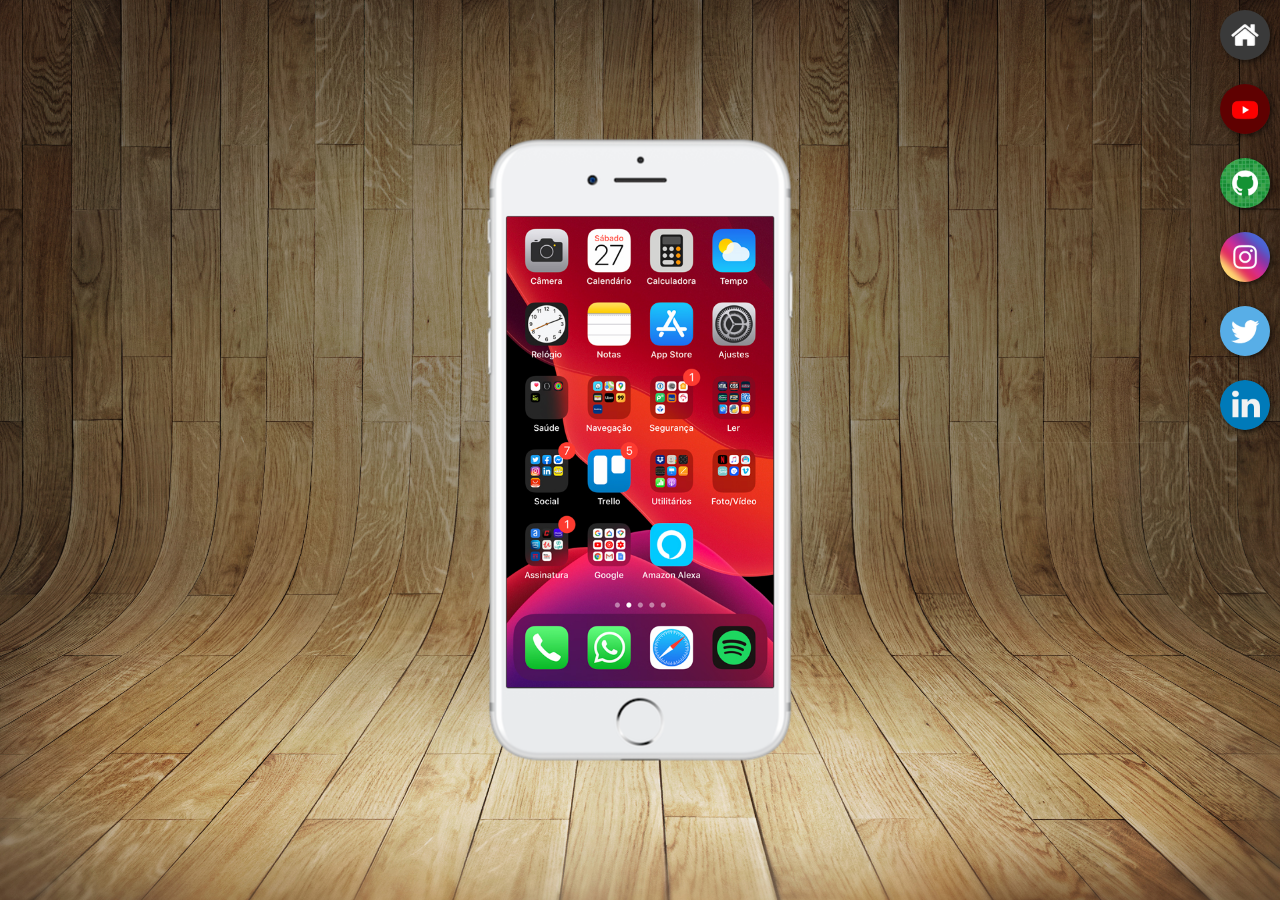
<file: index.html>
<!DOCTYPE html>
<html lang="pt-br">
<head>
    <meta charset="UTF-8">
    <meta http-equiv="X-UA-Compatible" content="IE=edge">
    <meta name="viewport" content="width=device-width, initial-scale=1.0">
    <link rel="shortcut icon" href="favicon.ico" type="image/x-icon">
    <link rel="stylesheet" href="estilos/style.css">
    <title>Projeto Redes Sociais</title>
</head>
<body>
    <main>
        <section id="telefone">
            <iframe src="home.html" name="tela" id="tela" frameborder="0">
                Seu navegador não é compatível com isso!
            </iframe>
        </section>
        <section id="redes-sociais">
            <a href="home.html" target="tela"><img src="imagens/logo-home.jpg" alt="Home"></a><br>
            <a href="youtube.html" target="tela"><img src="imagens/logo-youtube.jpg" alt="YouTube"></a><br>
            <a href="github.html" target="tela"><img src="imagens/logo-github.jpg" alt="GitHub"></a><br>
            <a href="instagram.html" target="tela"><img src="imagens/logo-instagram.jpg" alt="Instagram"></a><br>
            <a href="twitter.html" target="tela"><img src="imagens/logo-twitter.jpg" alt="Twitter"></a><br>
            <a href="linkedin.html" target="tela"><img src="imagens/logo-linkedin.png" alt="Linkedin"></a><br>
        </section>
    </main>
</body>
</html>
</file>
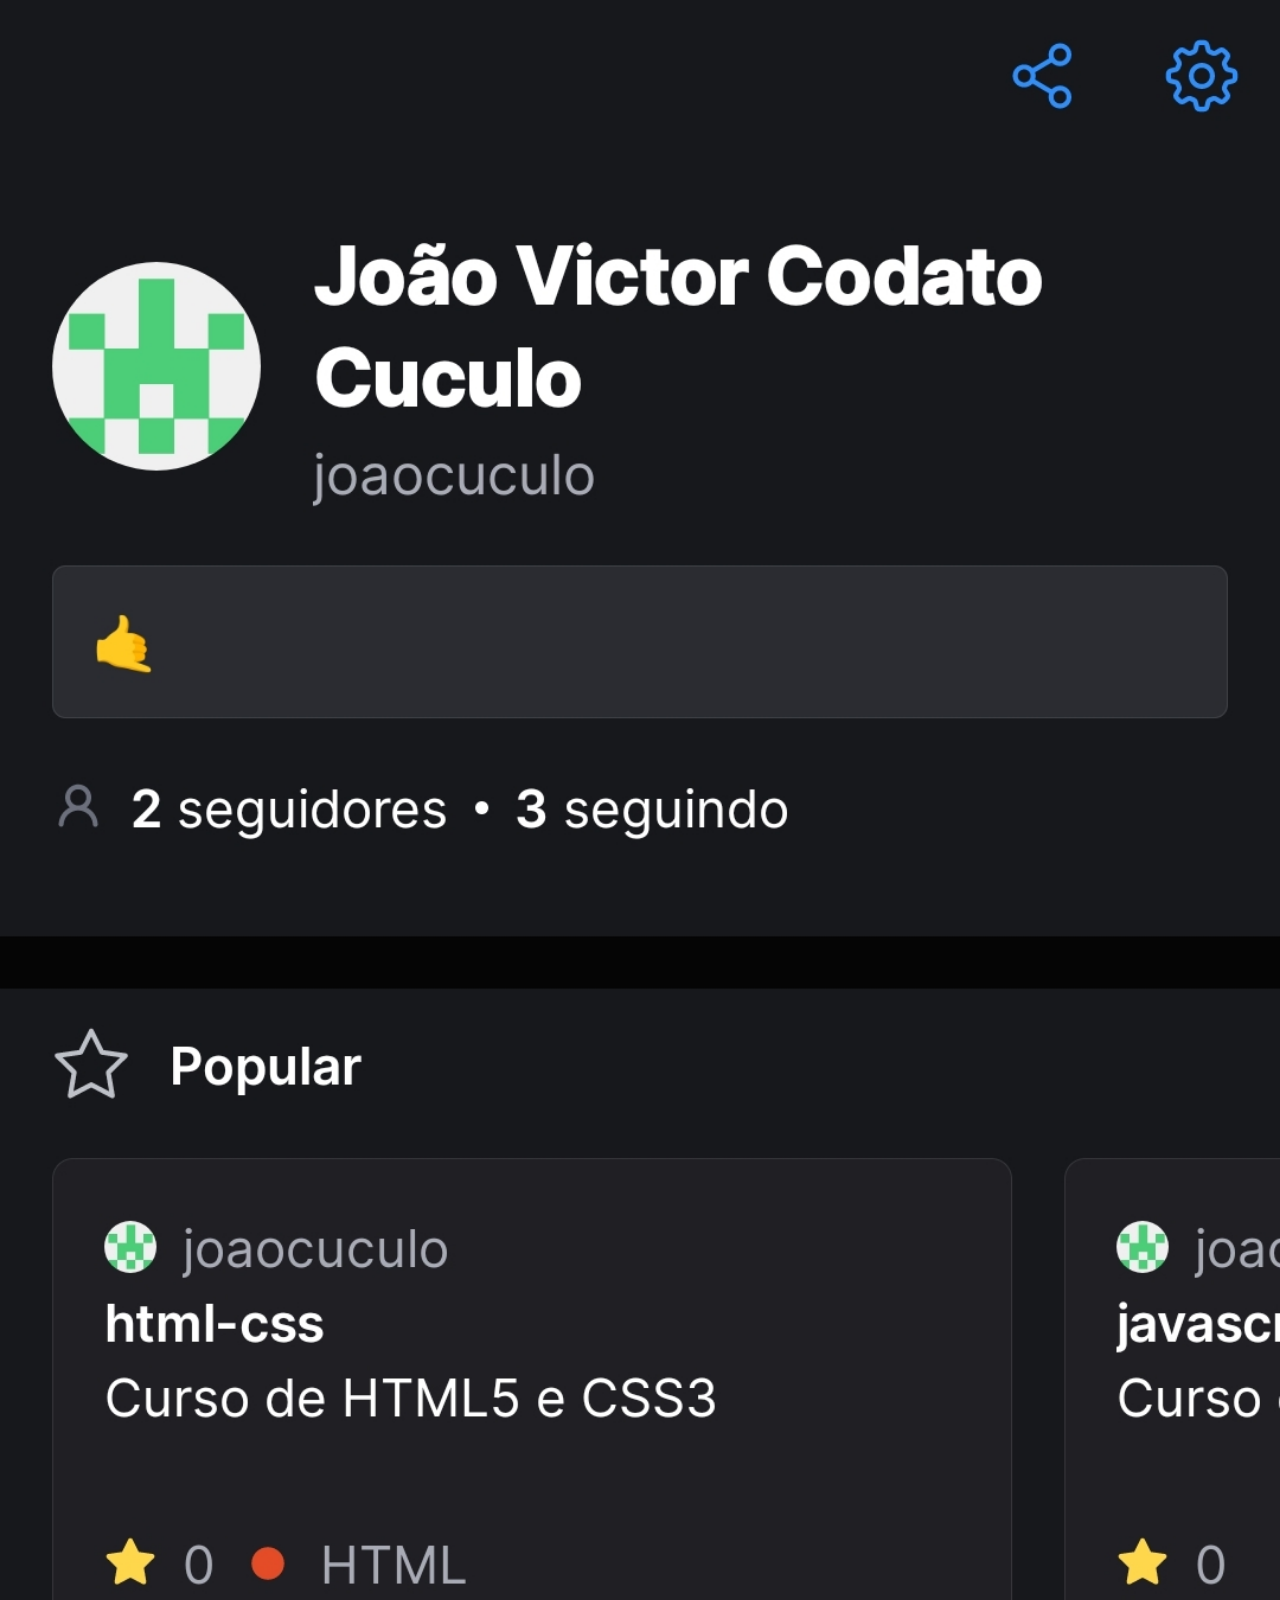
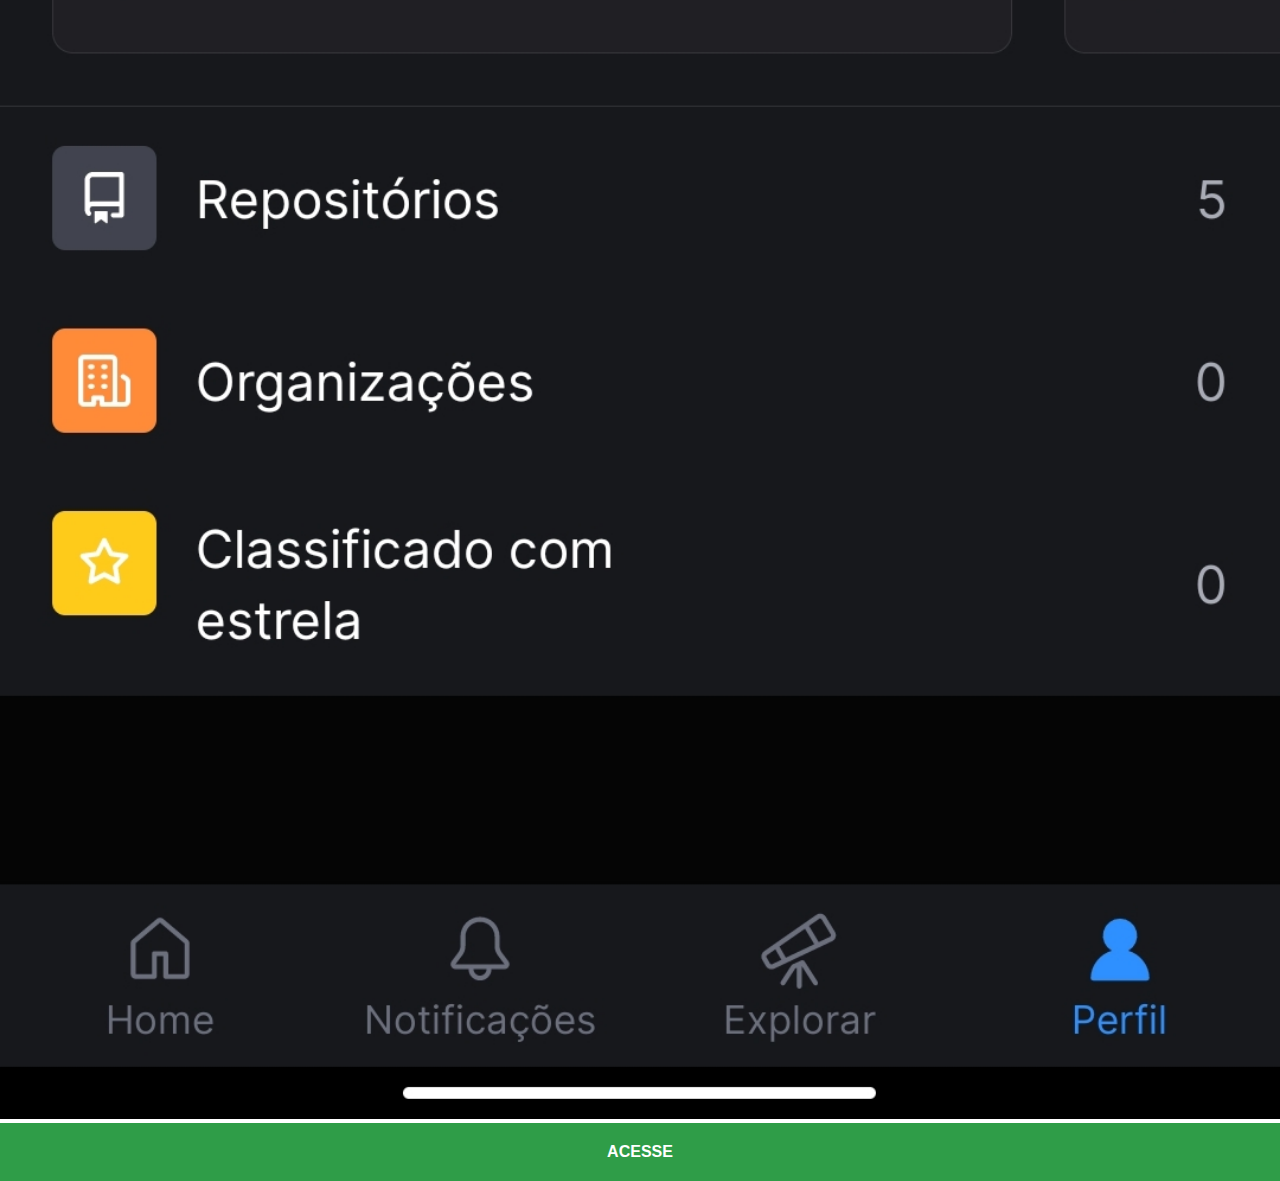
<file: github.html>
<!DOCTYPE html>
<html lang="pt-br">
<head>
    <meta charset="UTF-8">
    <meta http-equiv="X-UA-Compatible" content="IE=edge">
    <meta name="viewport" content="width=device-width, initial-scale=1.0">
    <title>GitHub</title>
    <link rel="stylesheet" href="estilos/social.css">
</head>
<body>
    <img src="imagens/tela-github.jpg" alt="GitHub">
    <a href="https://github.com/joaocuculo" target="_blank" id="github">ACESSE</a>
</body>
</html>
</file>
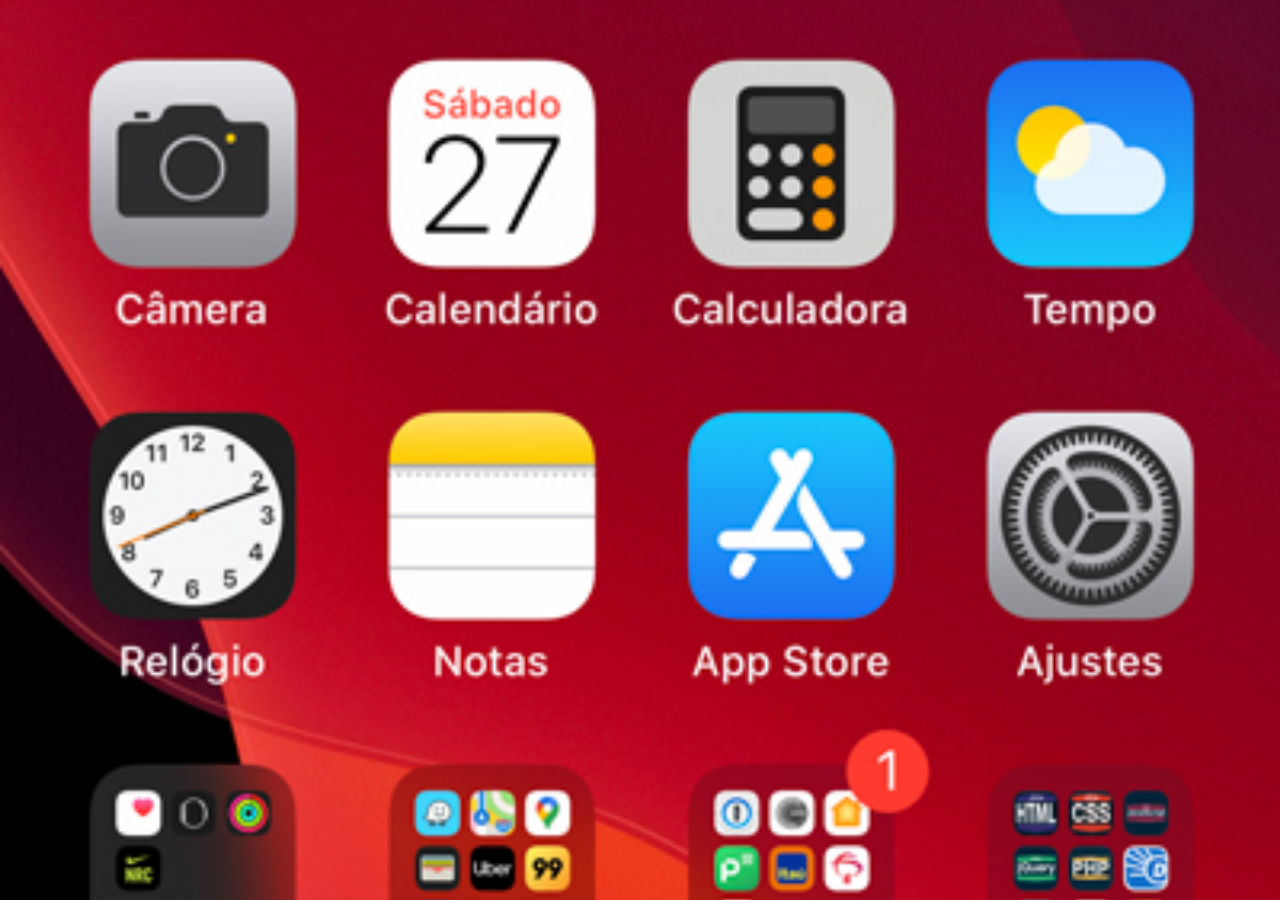
<file: home.html>
<!DOCTYPE html>
<html lang="pt-br">
<head>
    <meta charset="UTF-8">
    <meta http-equiv="X-UA-Compatible" content="IE=edge">
    <meta name="viewport" content="width=device-width, initial-scale=1.0">
    <title>Home</title>
</head>
<style>
    * {
        margin: 0;
        padding: 0;
    }
    
    body {
        height: 100vh;
        width: 100vw;
        background: black url('imagens/tela-home.jpg') no-repeat top center;
        background-size: cover;
    }
</style>
<body>
    
</body>
</html>
</file>
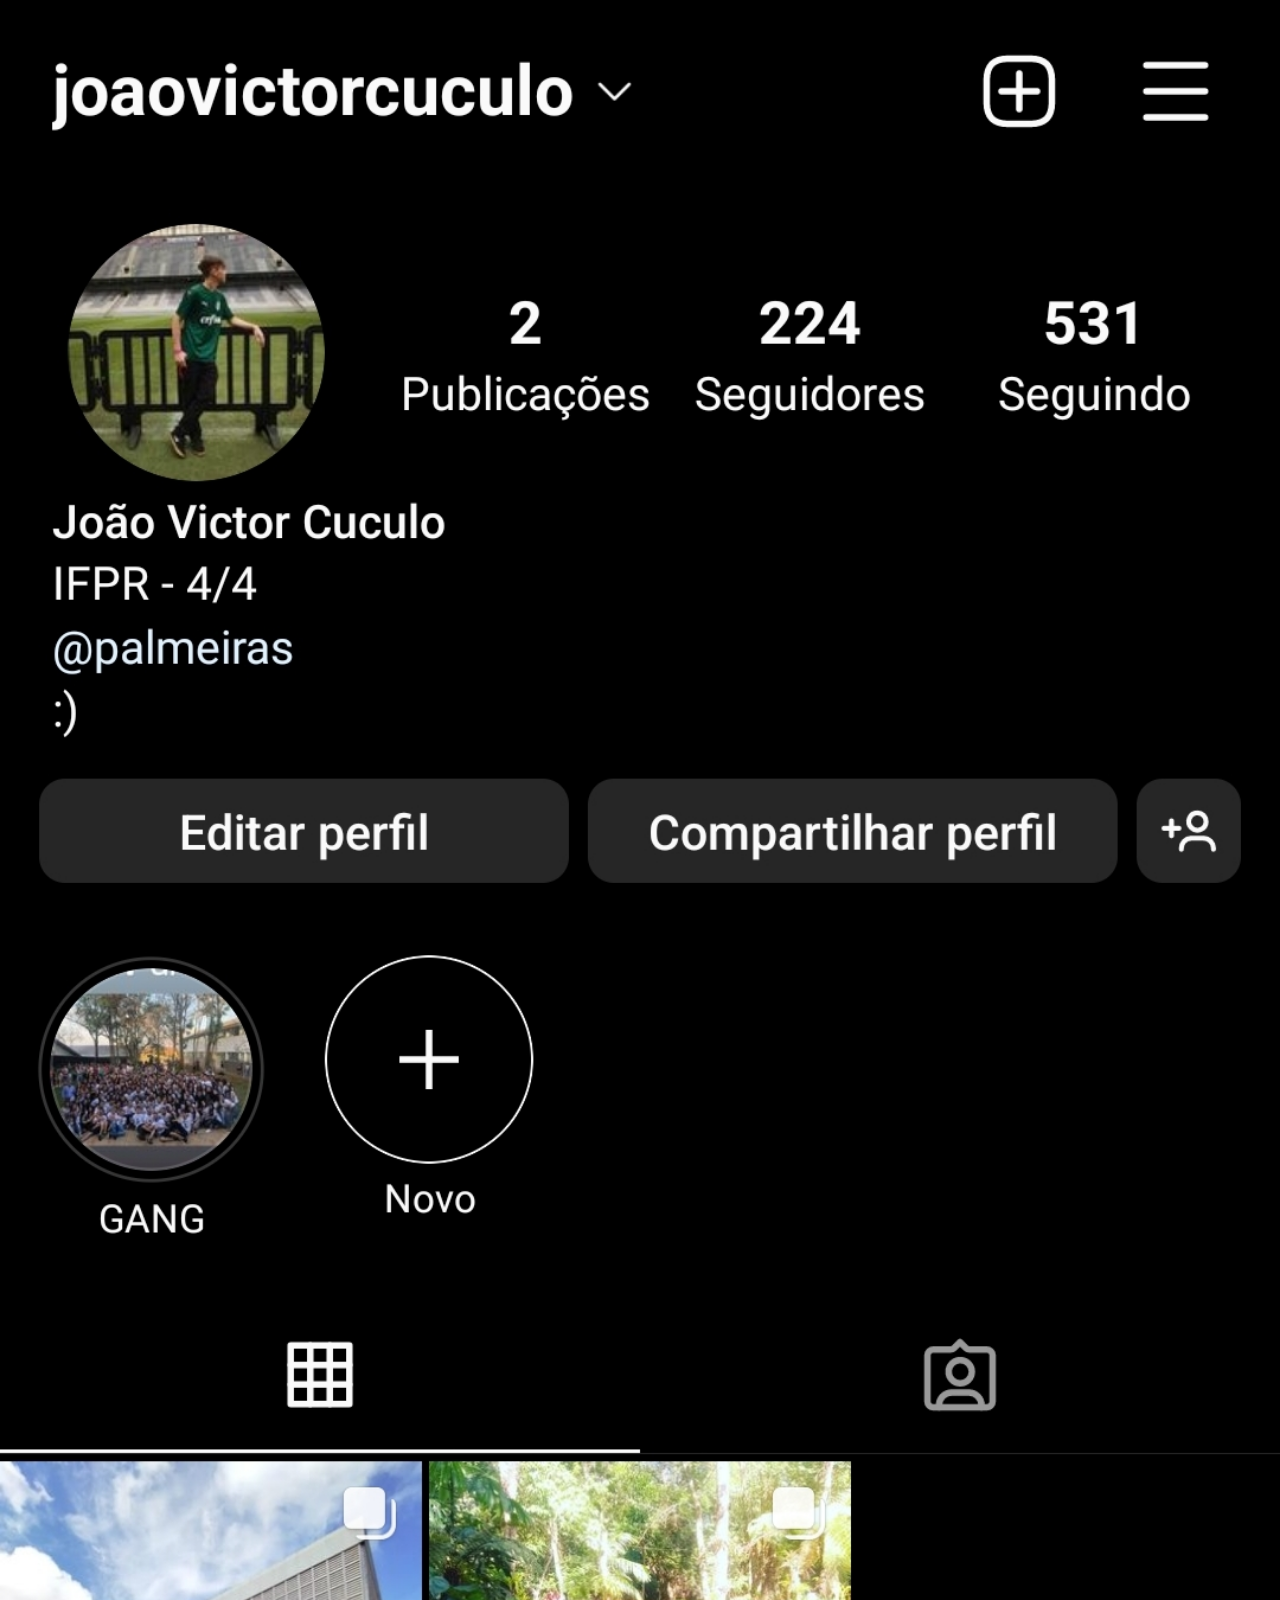
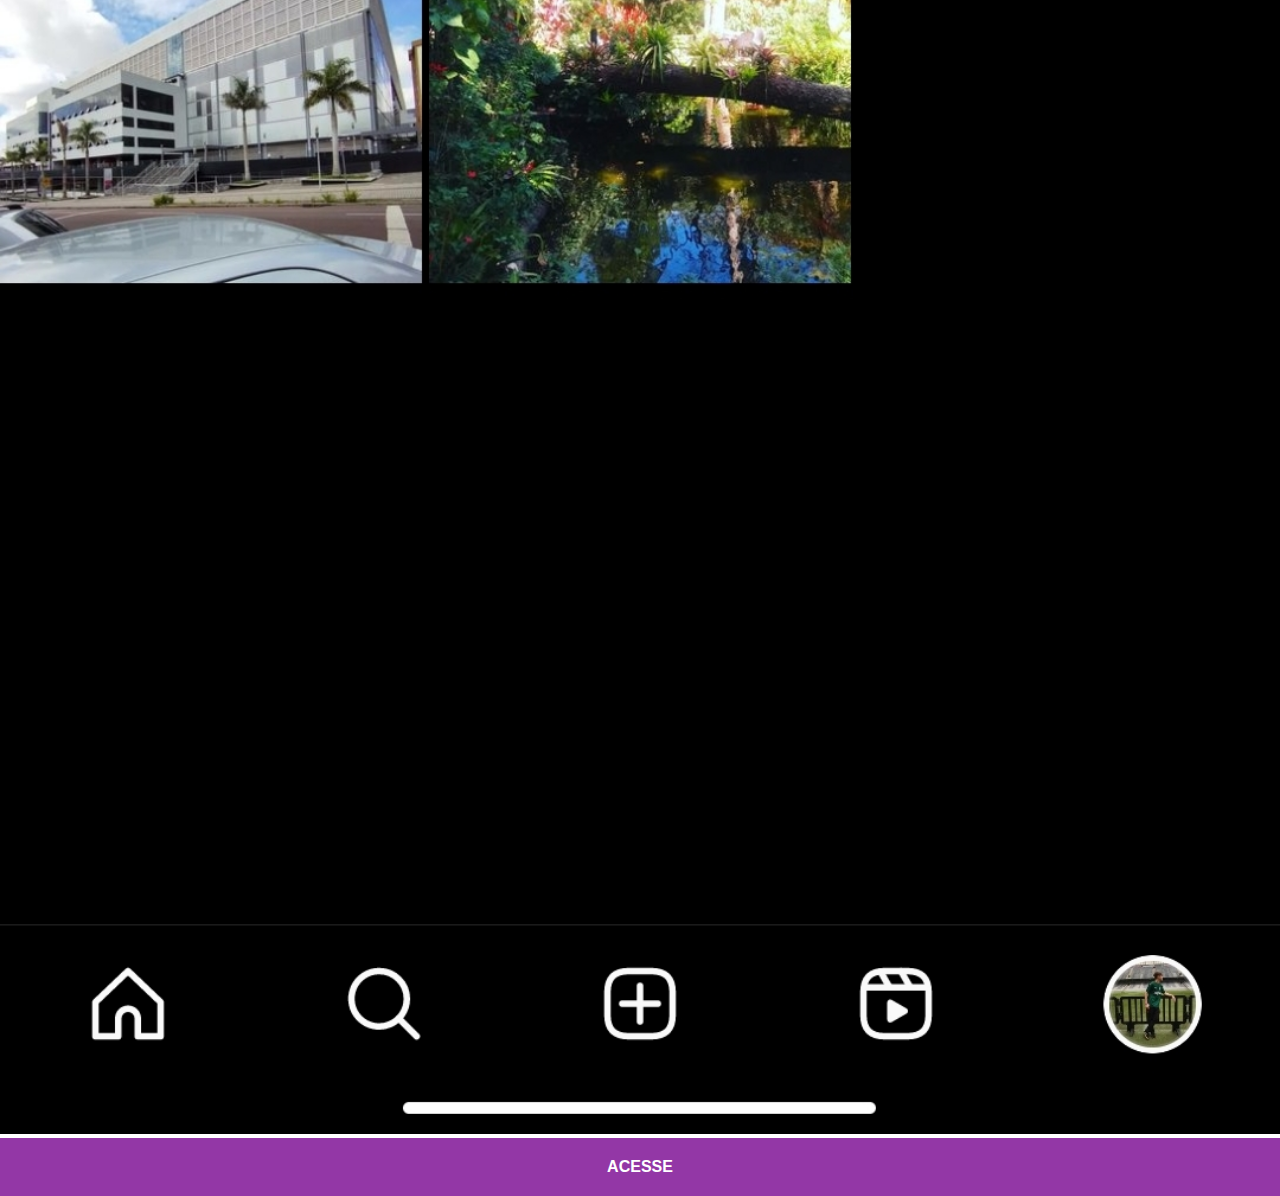
<file: instagram.html>
<!DOCTYPE html>
<html lang="pt-br">
<head>
    <meta charset="UTF-8">
    <meta http-equiv="X-UA-Compatible" content="IE=edge">
    <meta name="viewport" content="width=device-width, initial-scale=1.0">
    <title>Instagram</title>
    <link rel="stylesheet" href="estilos/social.css">
</head>
<body>
    <img src="imagens/tela-instagram.jpg" alt="Instagram">
    <a href="https://www.instagram.com/joaovictorcuculo/" target="_blank" id="instagram">ACESSE</a>
</body>
</html>
</file>
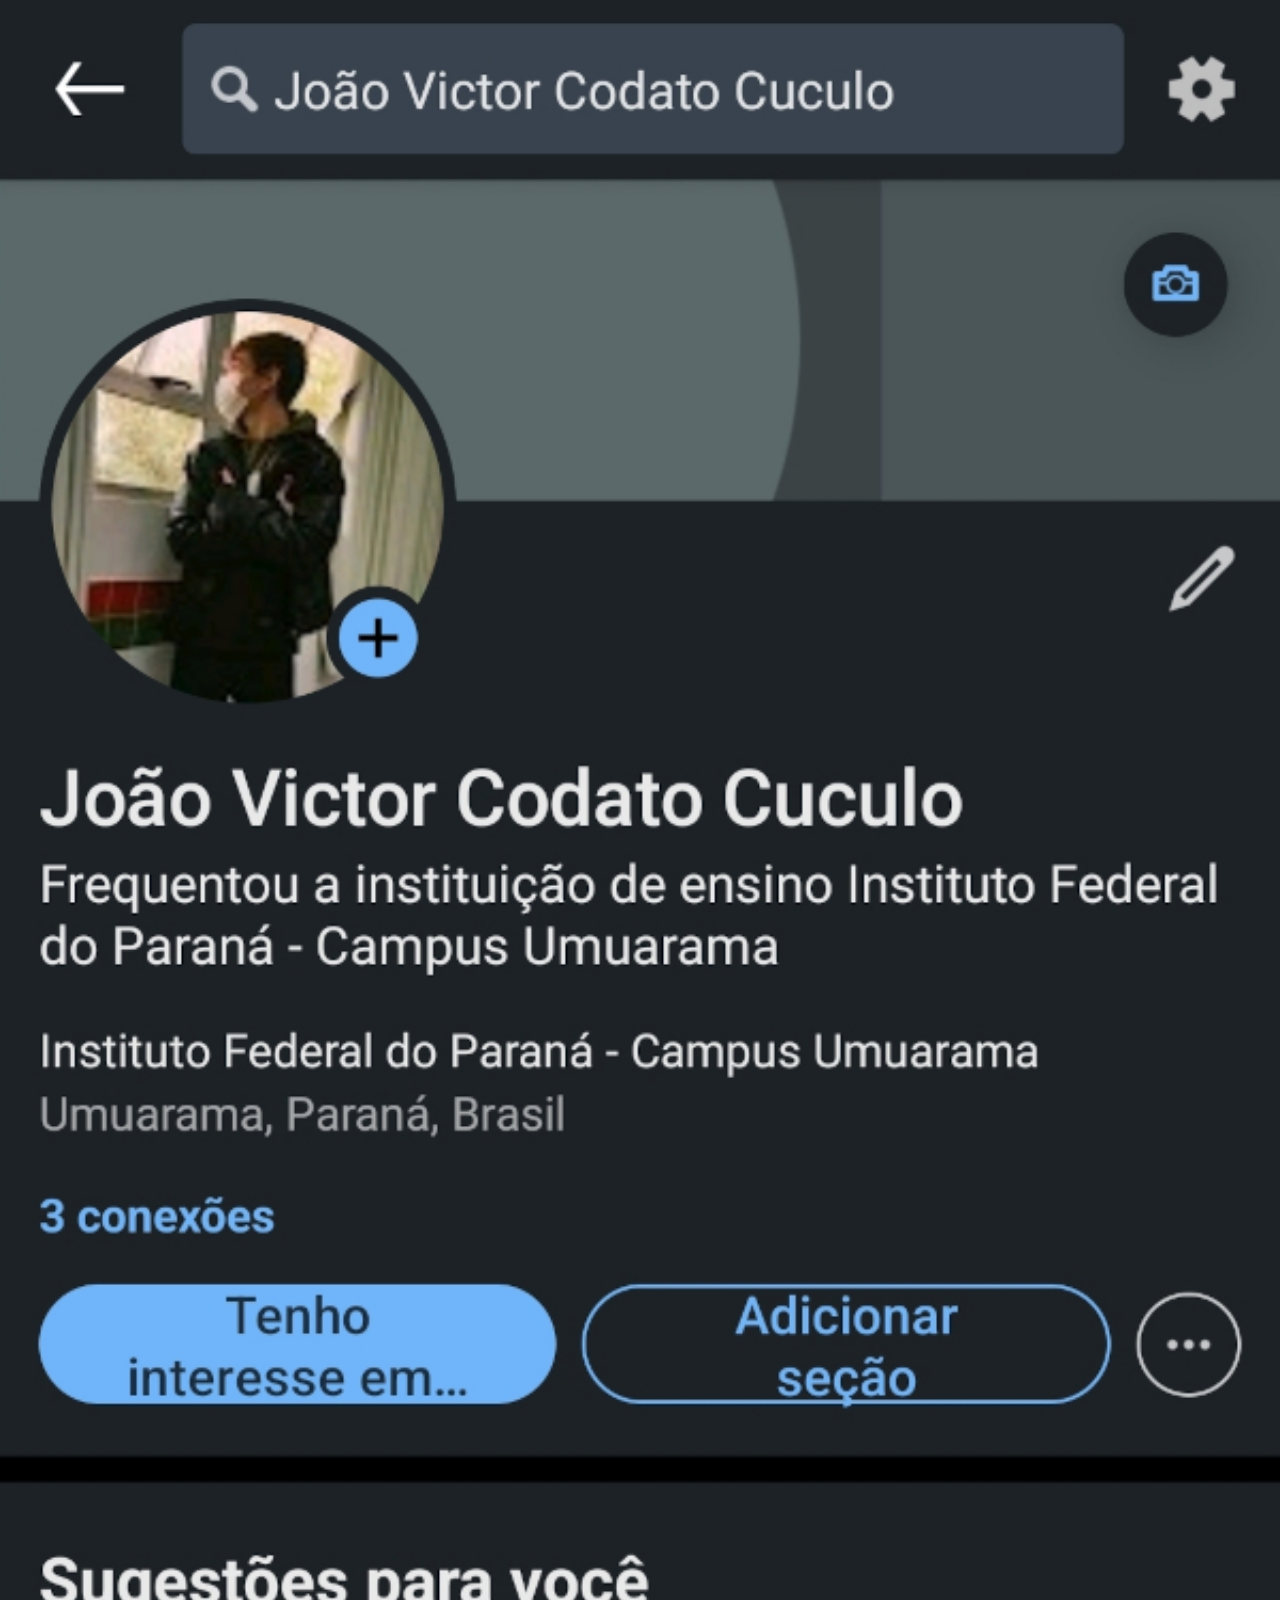
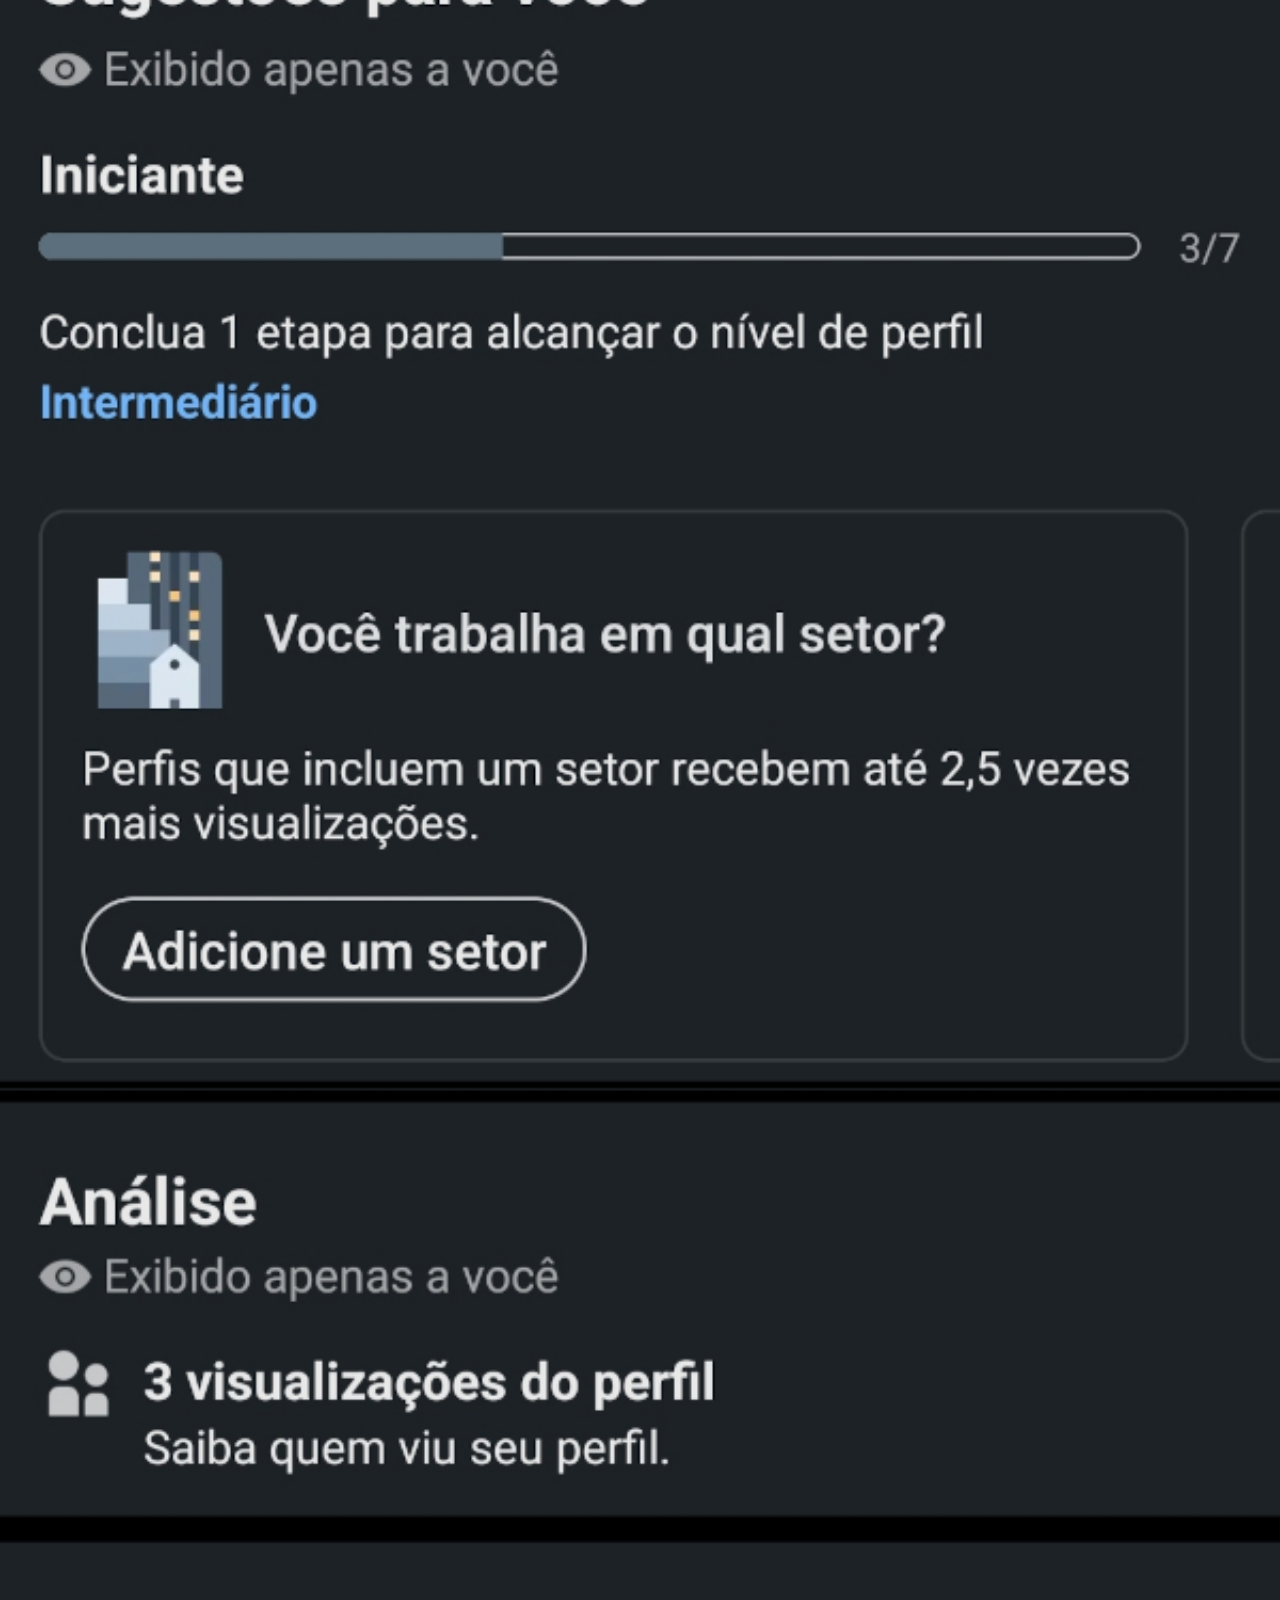
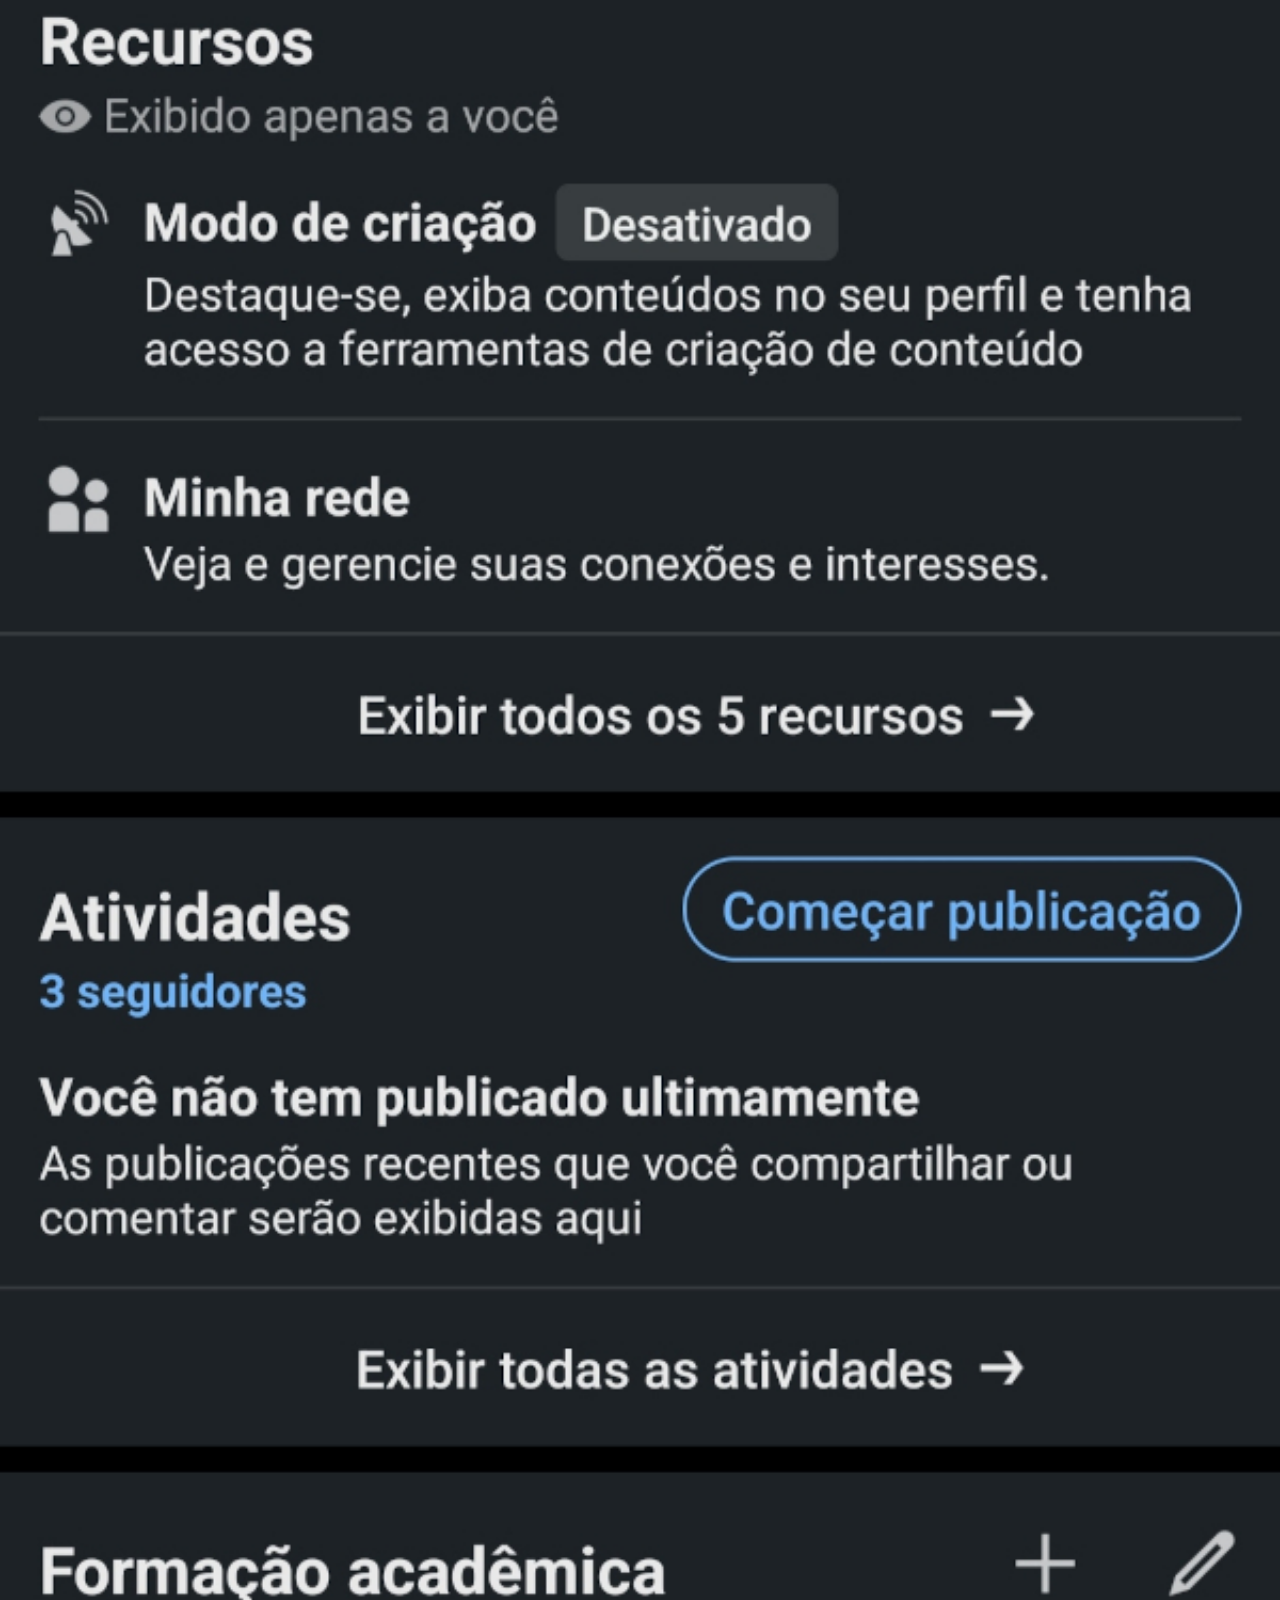
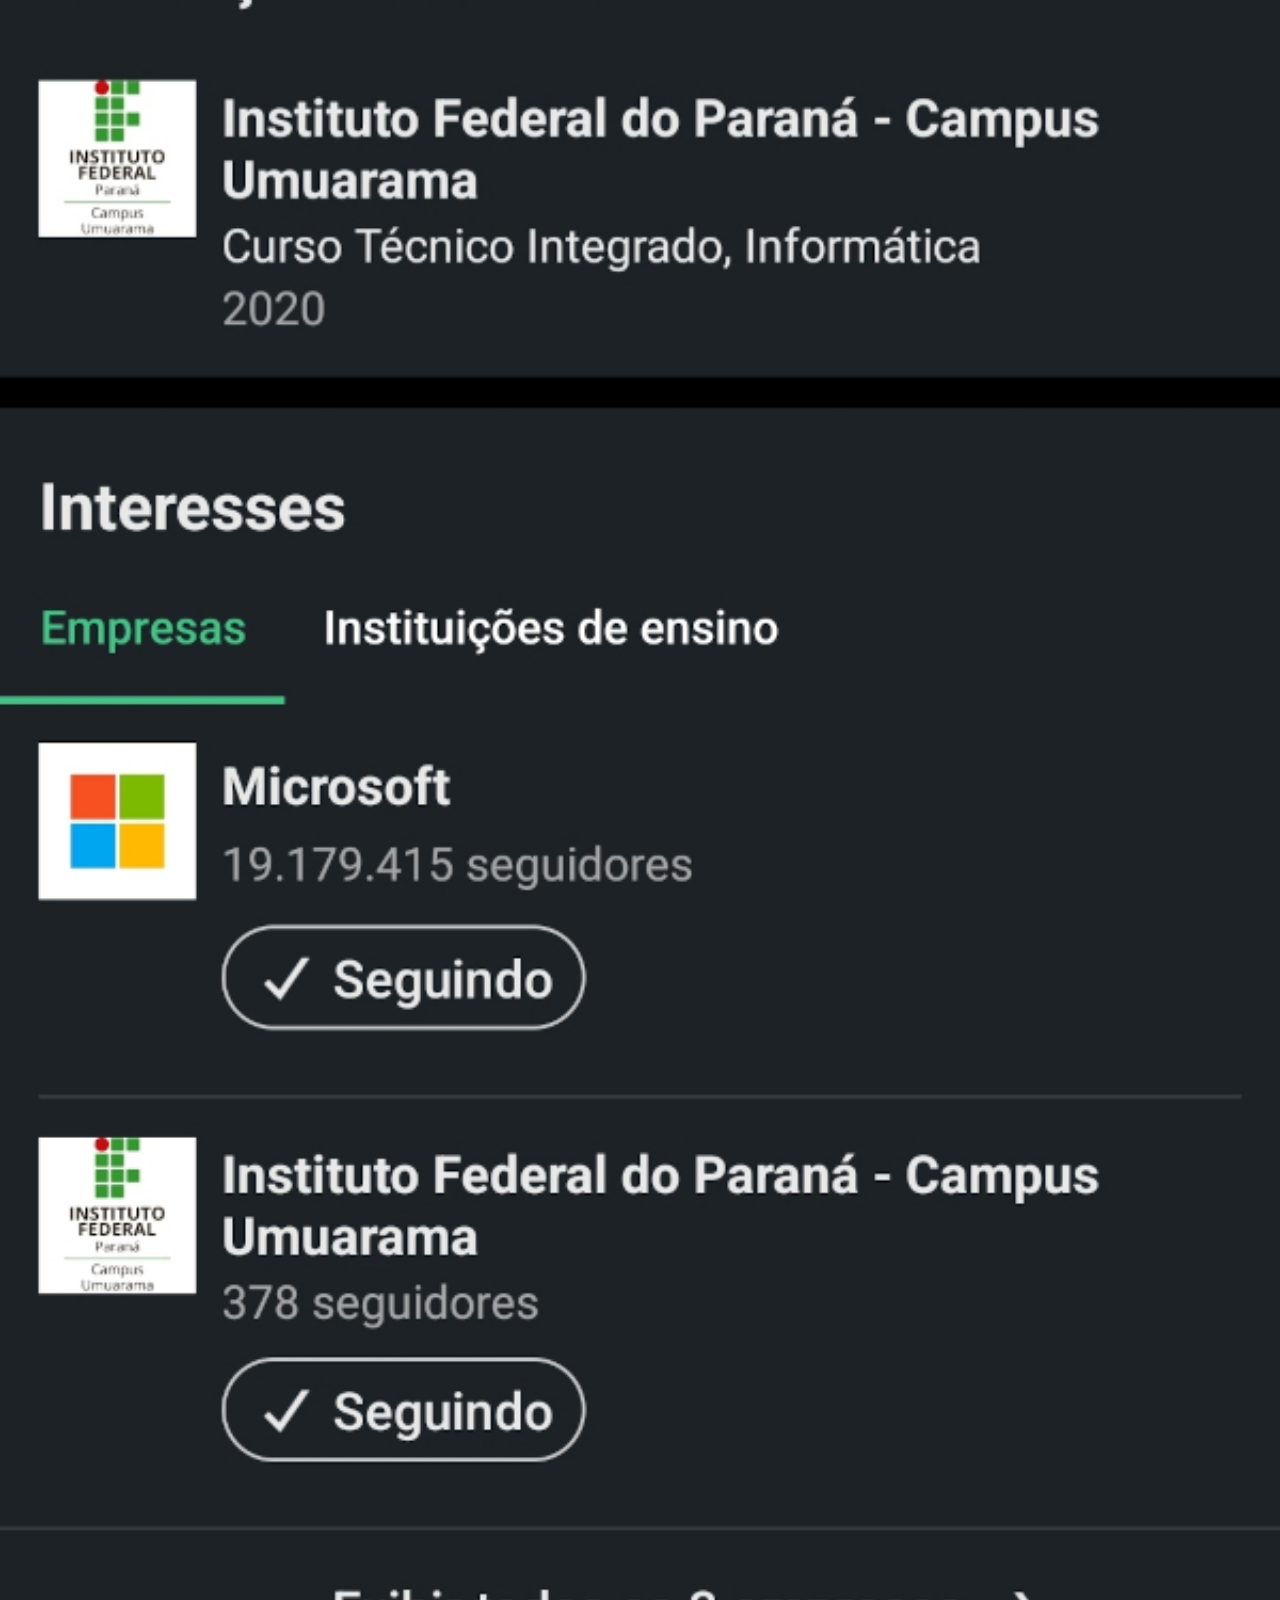
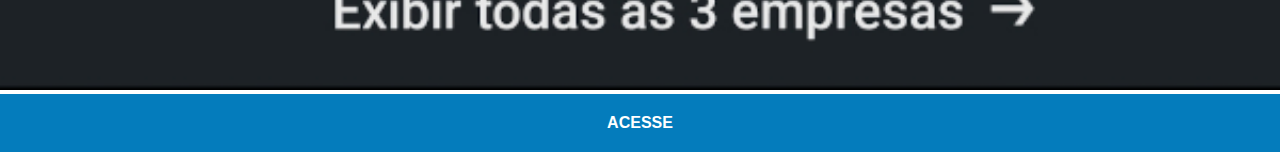
<file: linkedin.html>
<!DOCTYPE html>
<html lang="pt-br">
<head>
    <meta charset="UTF-8">
    <meta http-equiv="X-UA-Compatible" content="IE=edge">
    <meta name="viewport" content="width=device-width, initial-scale=1.0">
    <title>Linkedin</title>
    <link rel="stylesheet" href="estilos/social.css">
</head>
<body>
    <img src="imagens/tela-linkedin.jpg" alt="Linkedin">
    <a href="https://www.linkedin.com/in/jo%C3%A3o-victor-codato-cuculo/" target="_blank" id="linkedin">ACESSE</a>
</body>
</html>
</file>
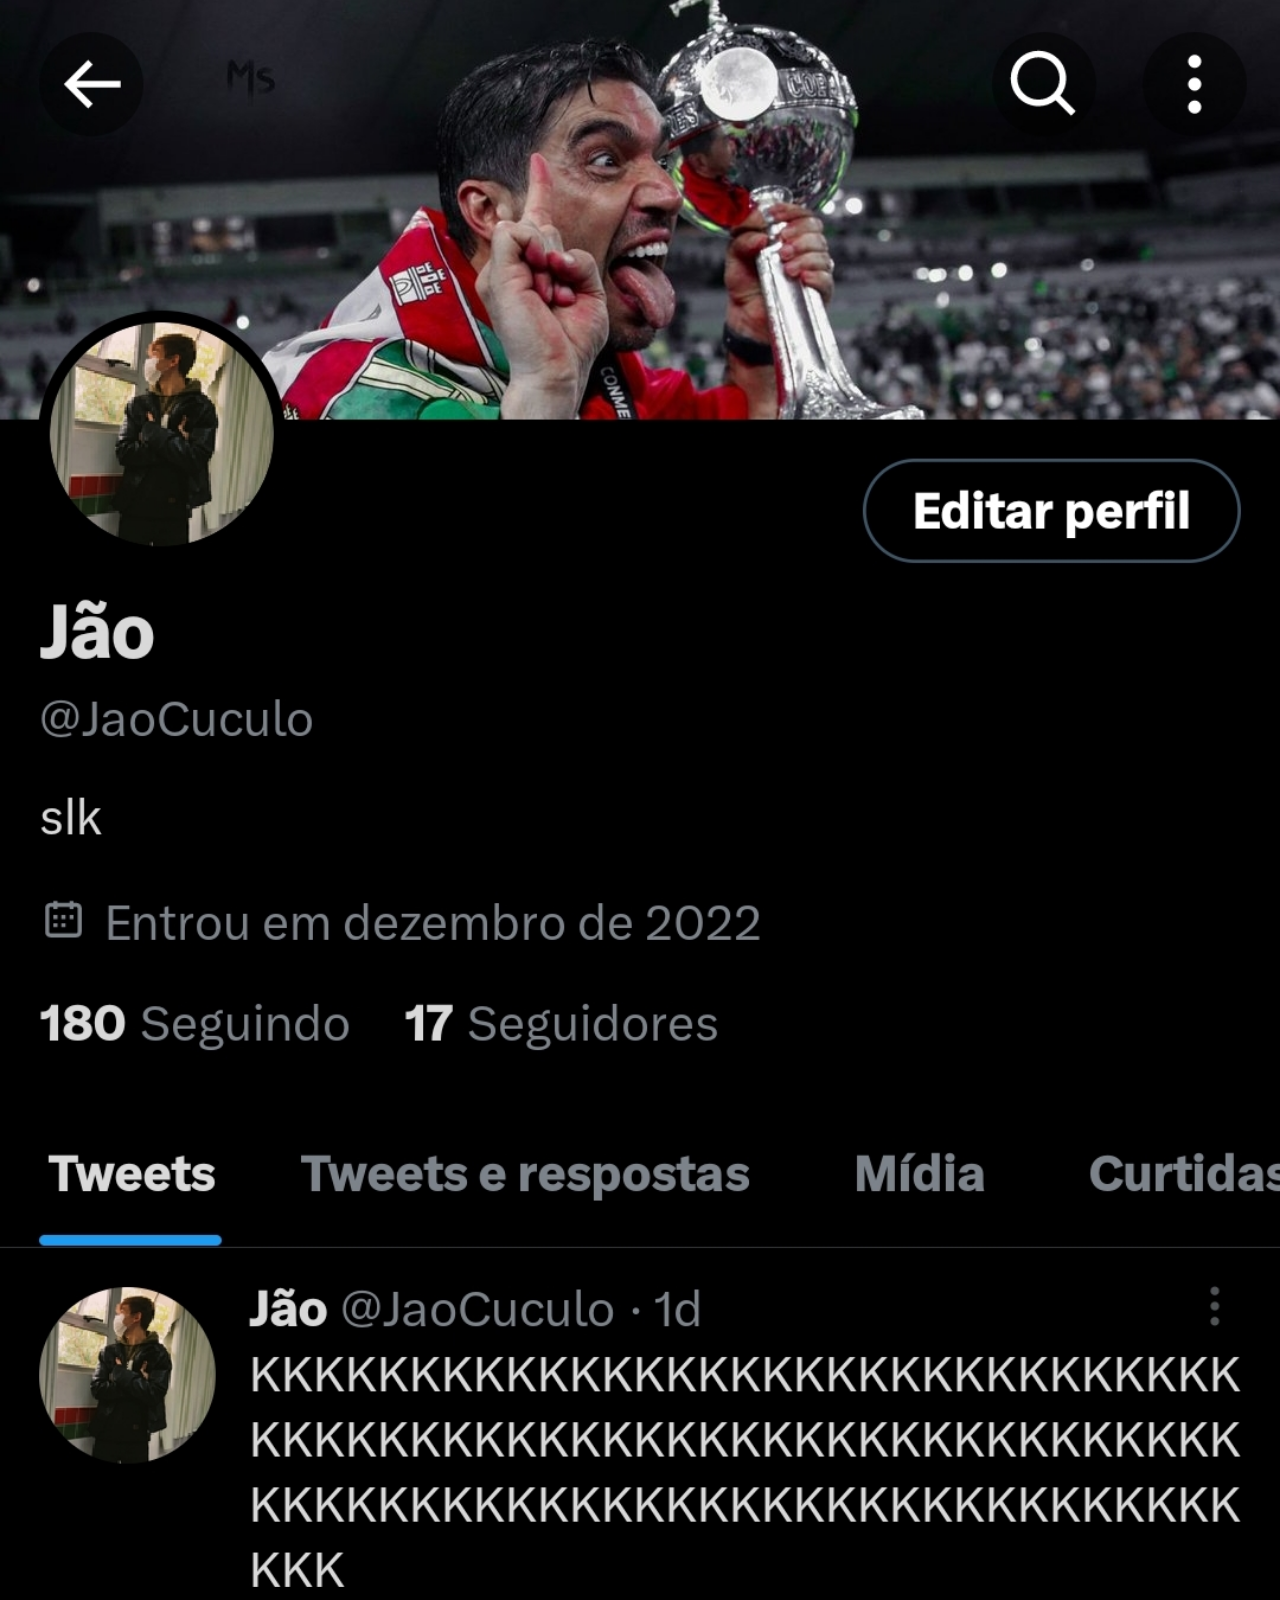
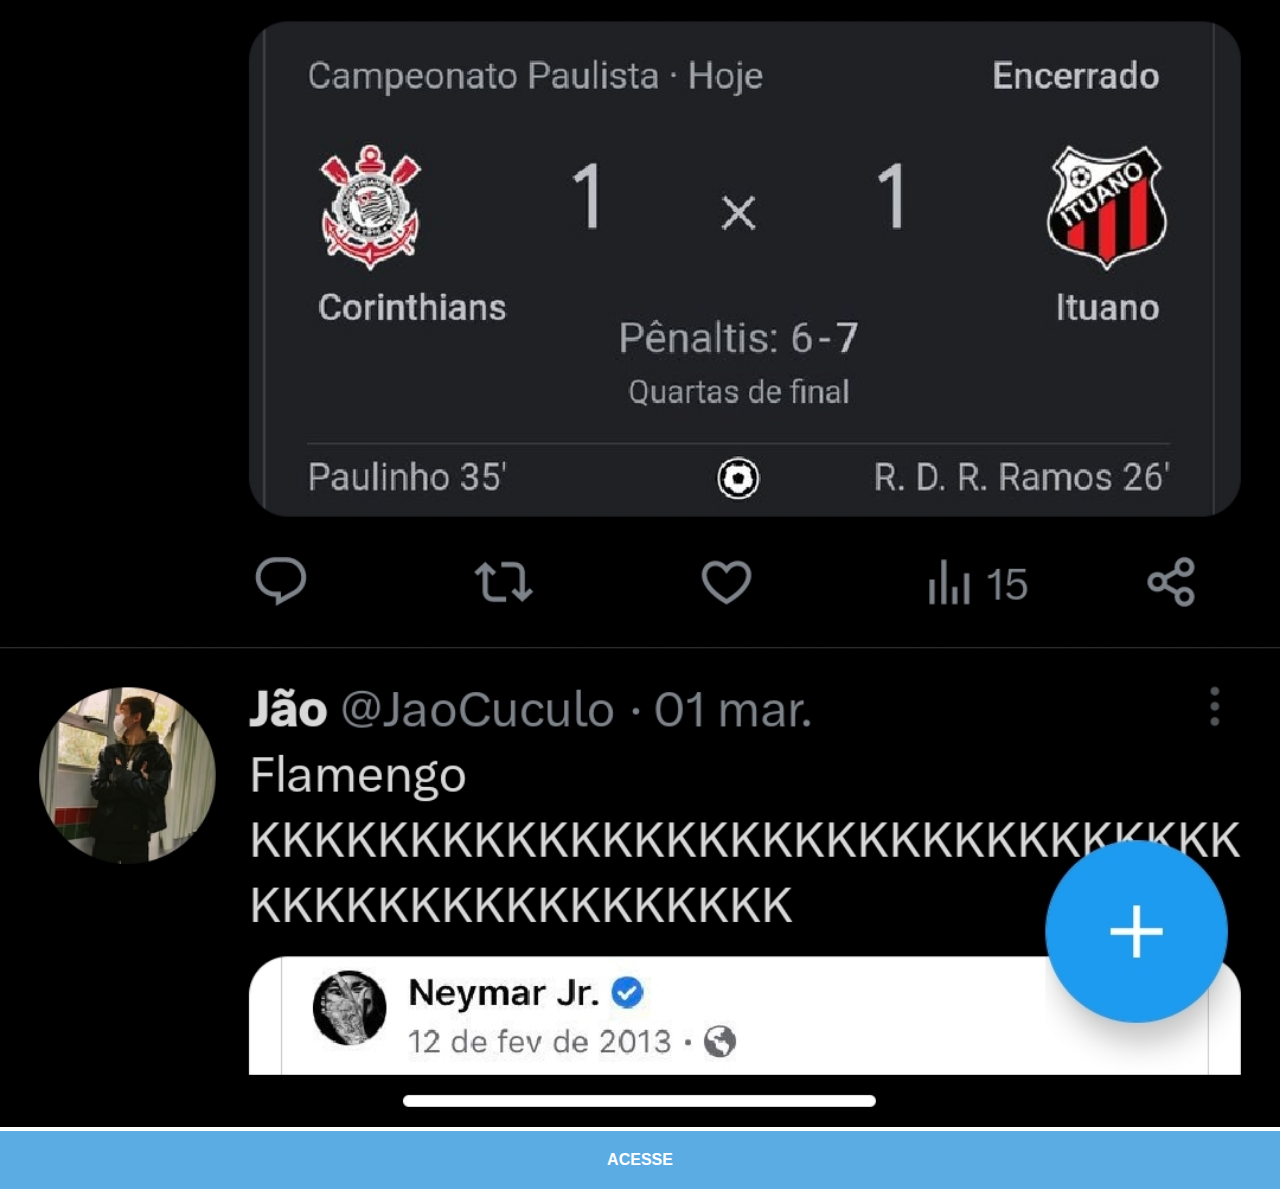
<file: twitter.html>
<!DOCTYPE html>
<html lang="pt-br">
<head>
    <meta charset="UTF-8">
    <meta http-equiv="X-UA-Compatible" content="IE=edge">
    <meta name="viewport" content="width=device-width, initial-scale=1.0">
    <title>Twitter</title>
    <link rel="stylesheet" href="estilos/social.css">
</head>
<body>
    <img src="imagens/tela-twitter.jpg" alt="Twitter">
    <a href="https://twitter.com/JaoCuculo" target="_blank" id="twitter">ACESSE</a>
</body>
</html>
</file>
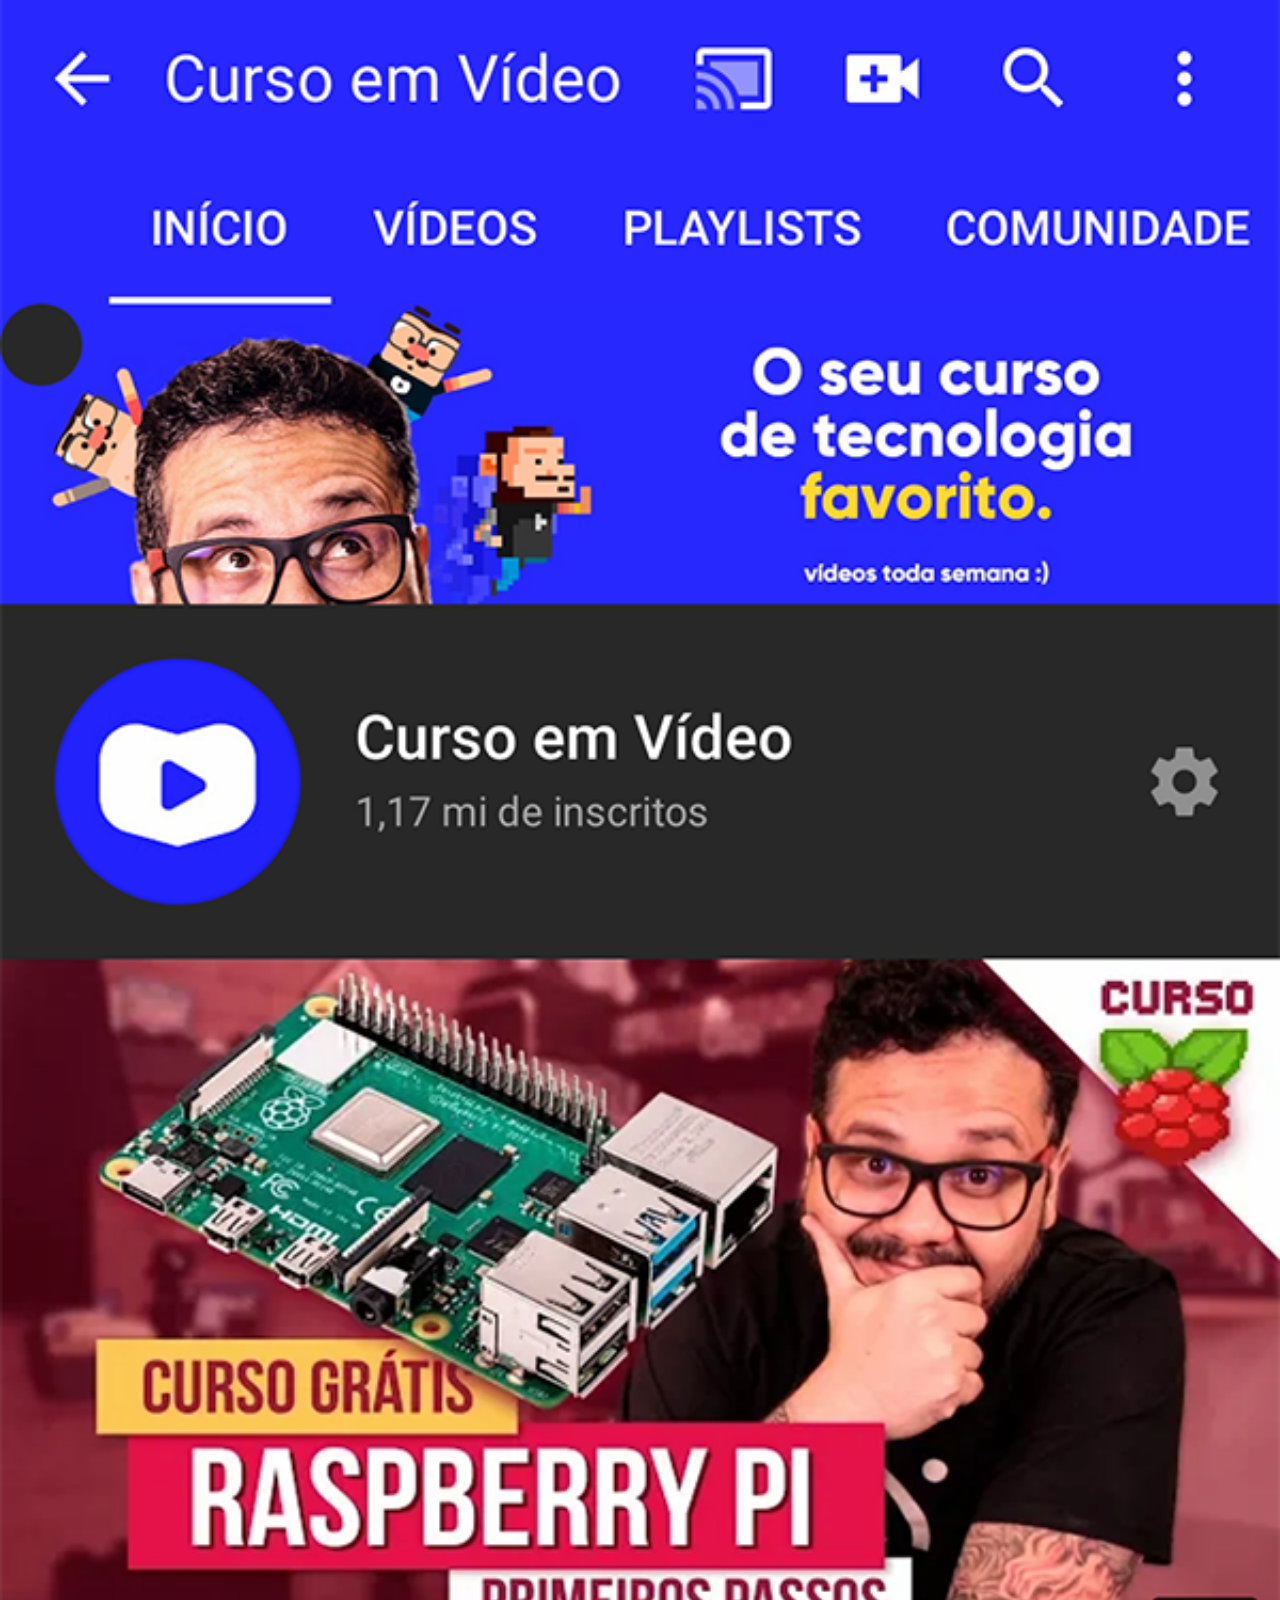
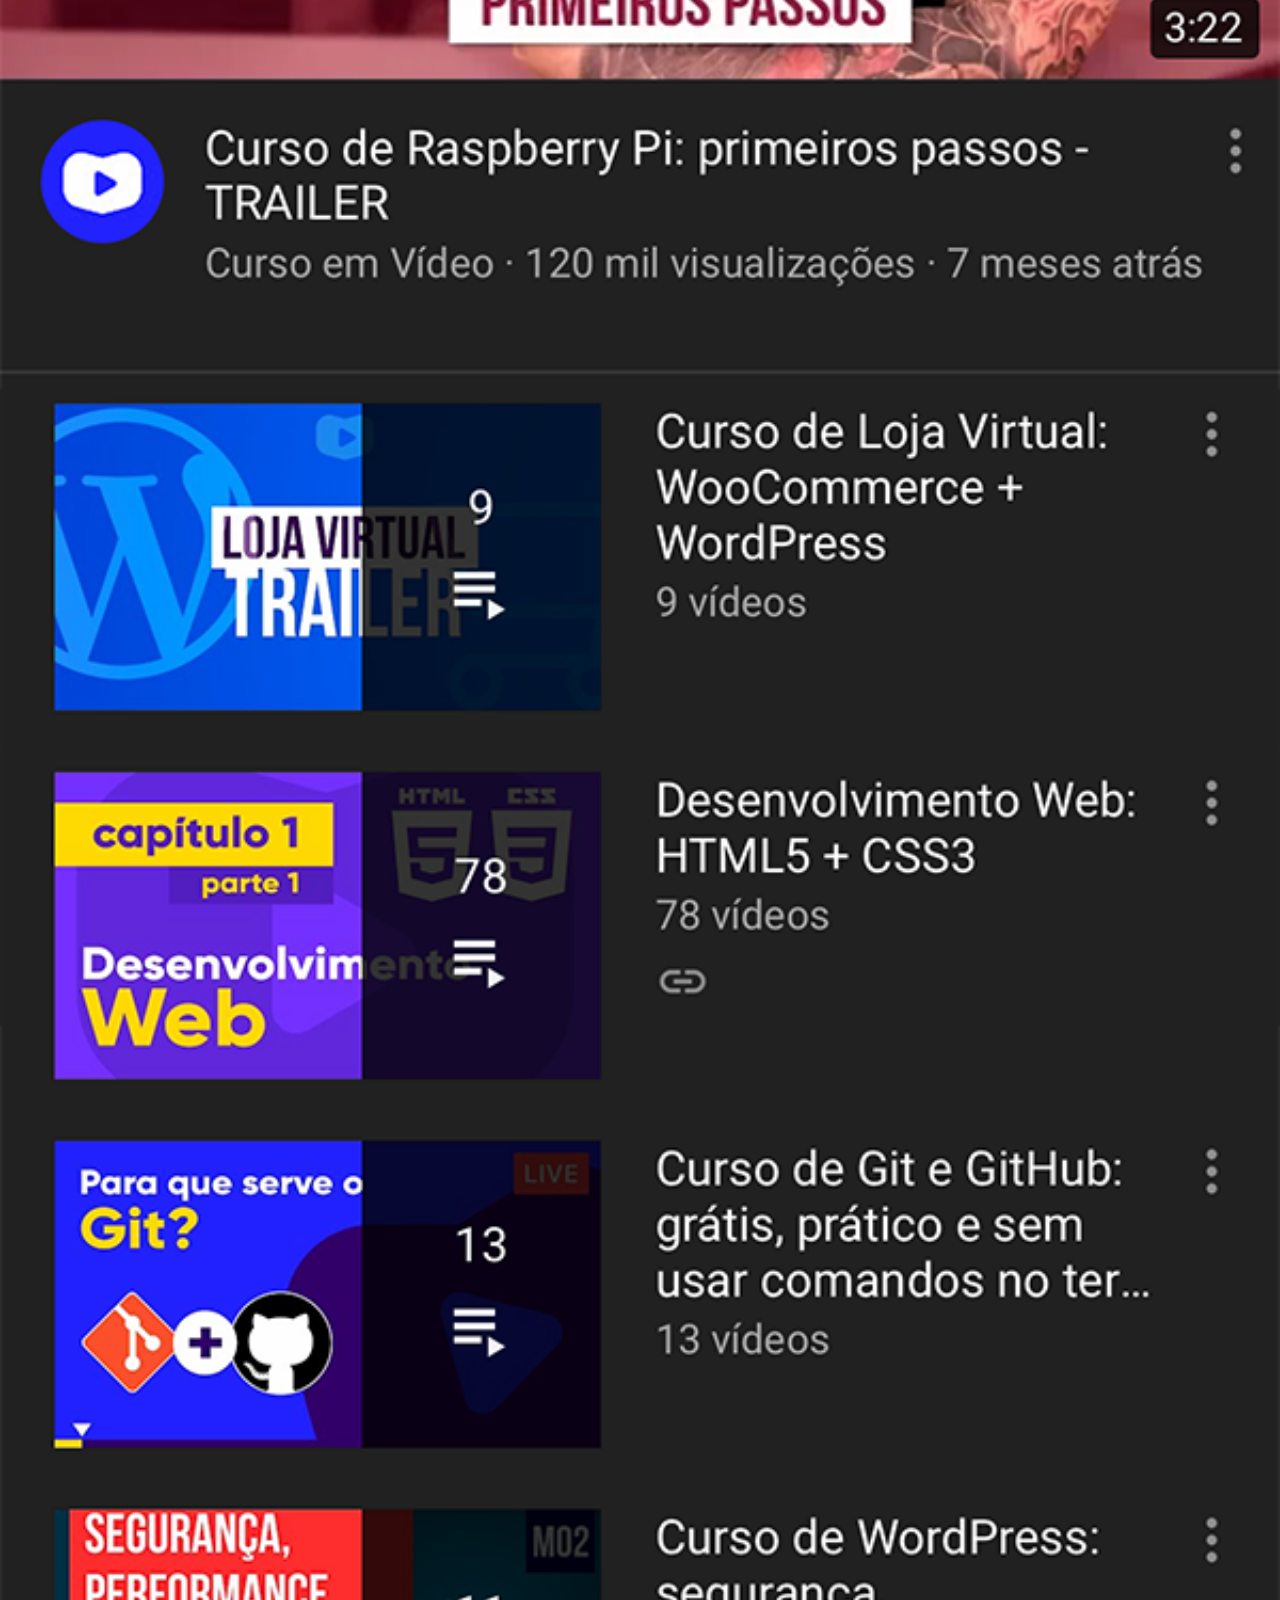
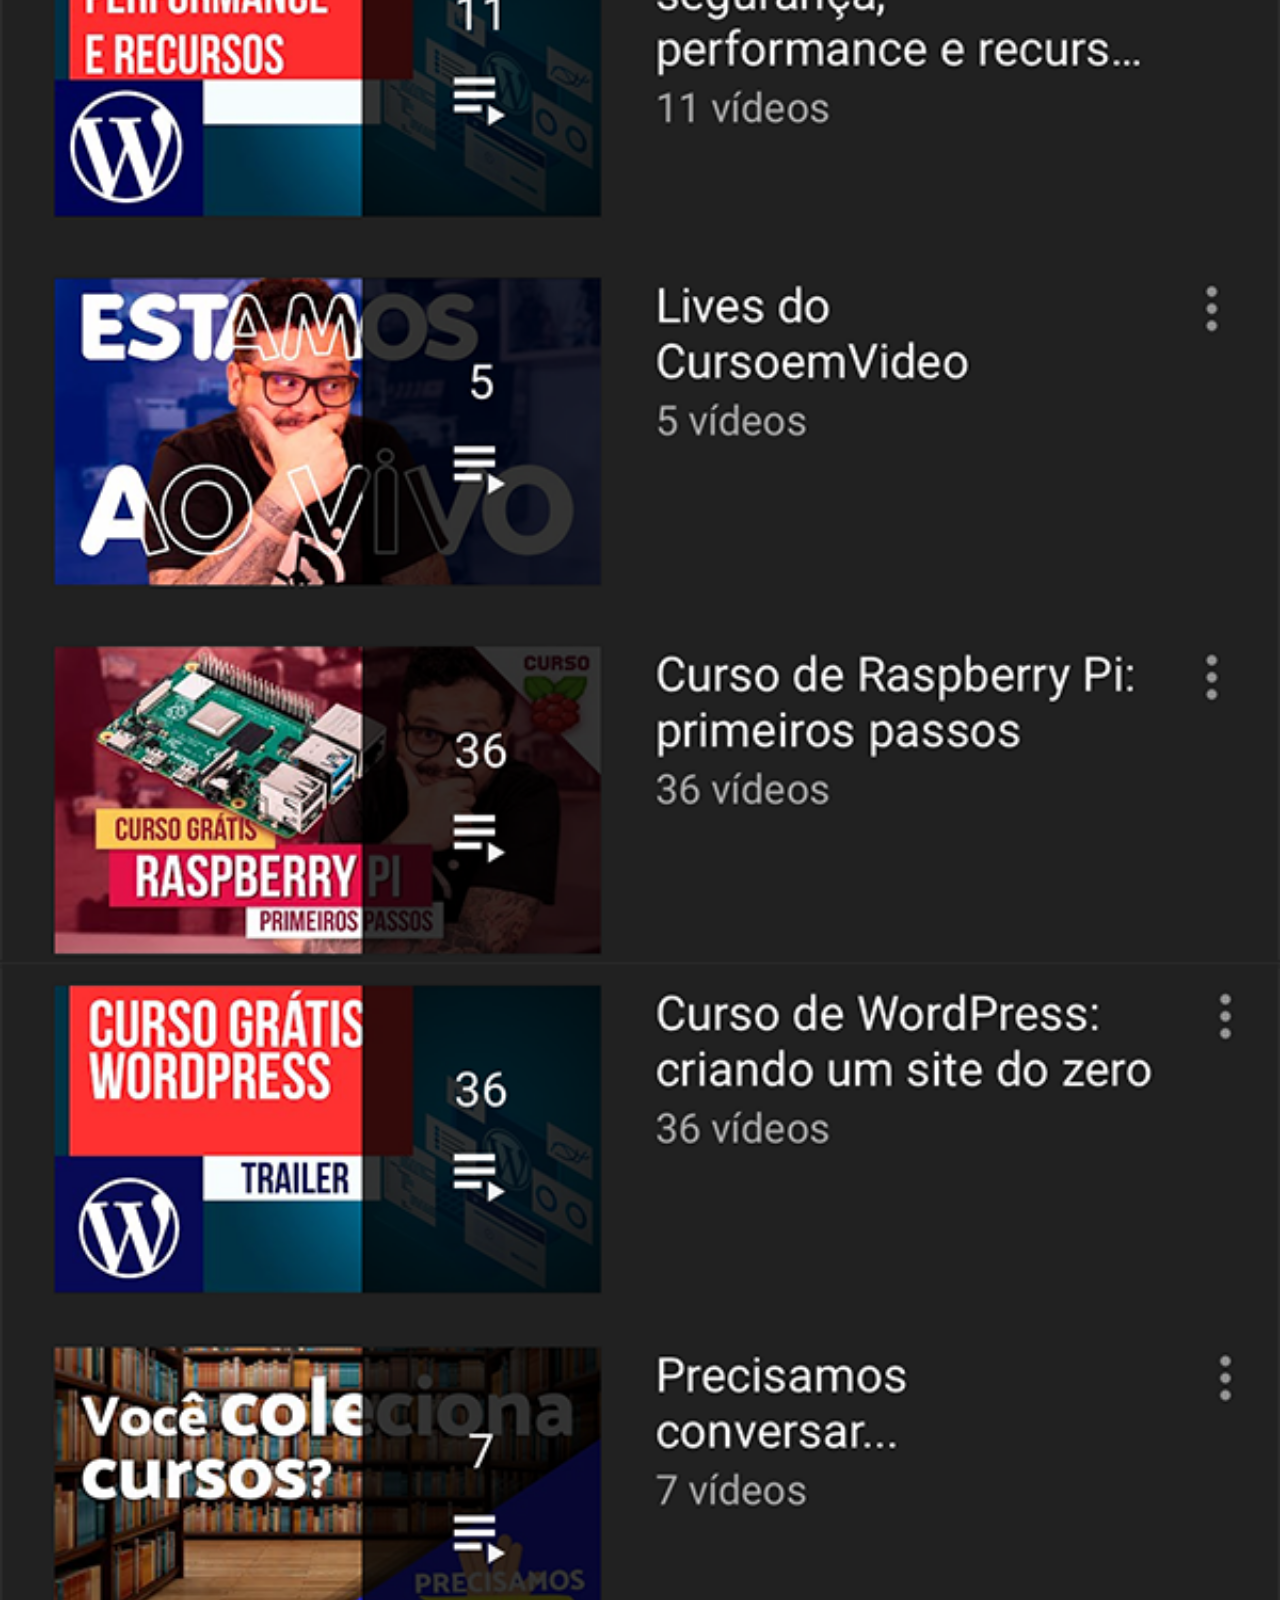
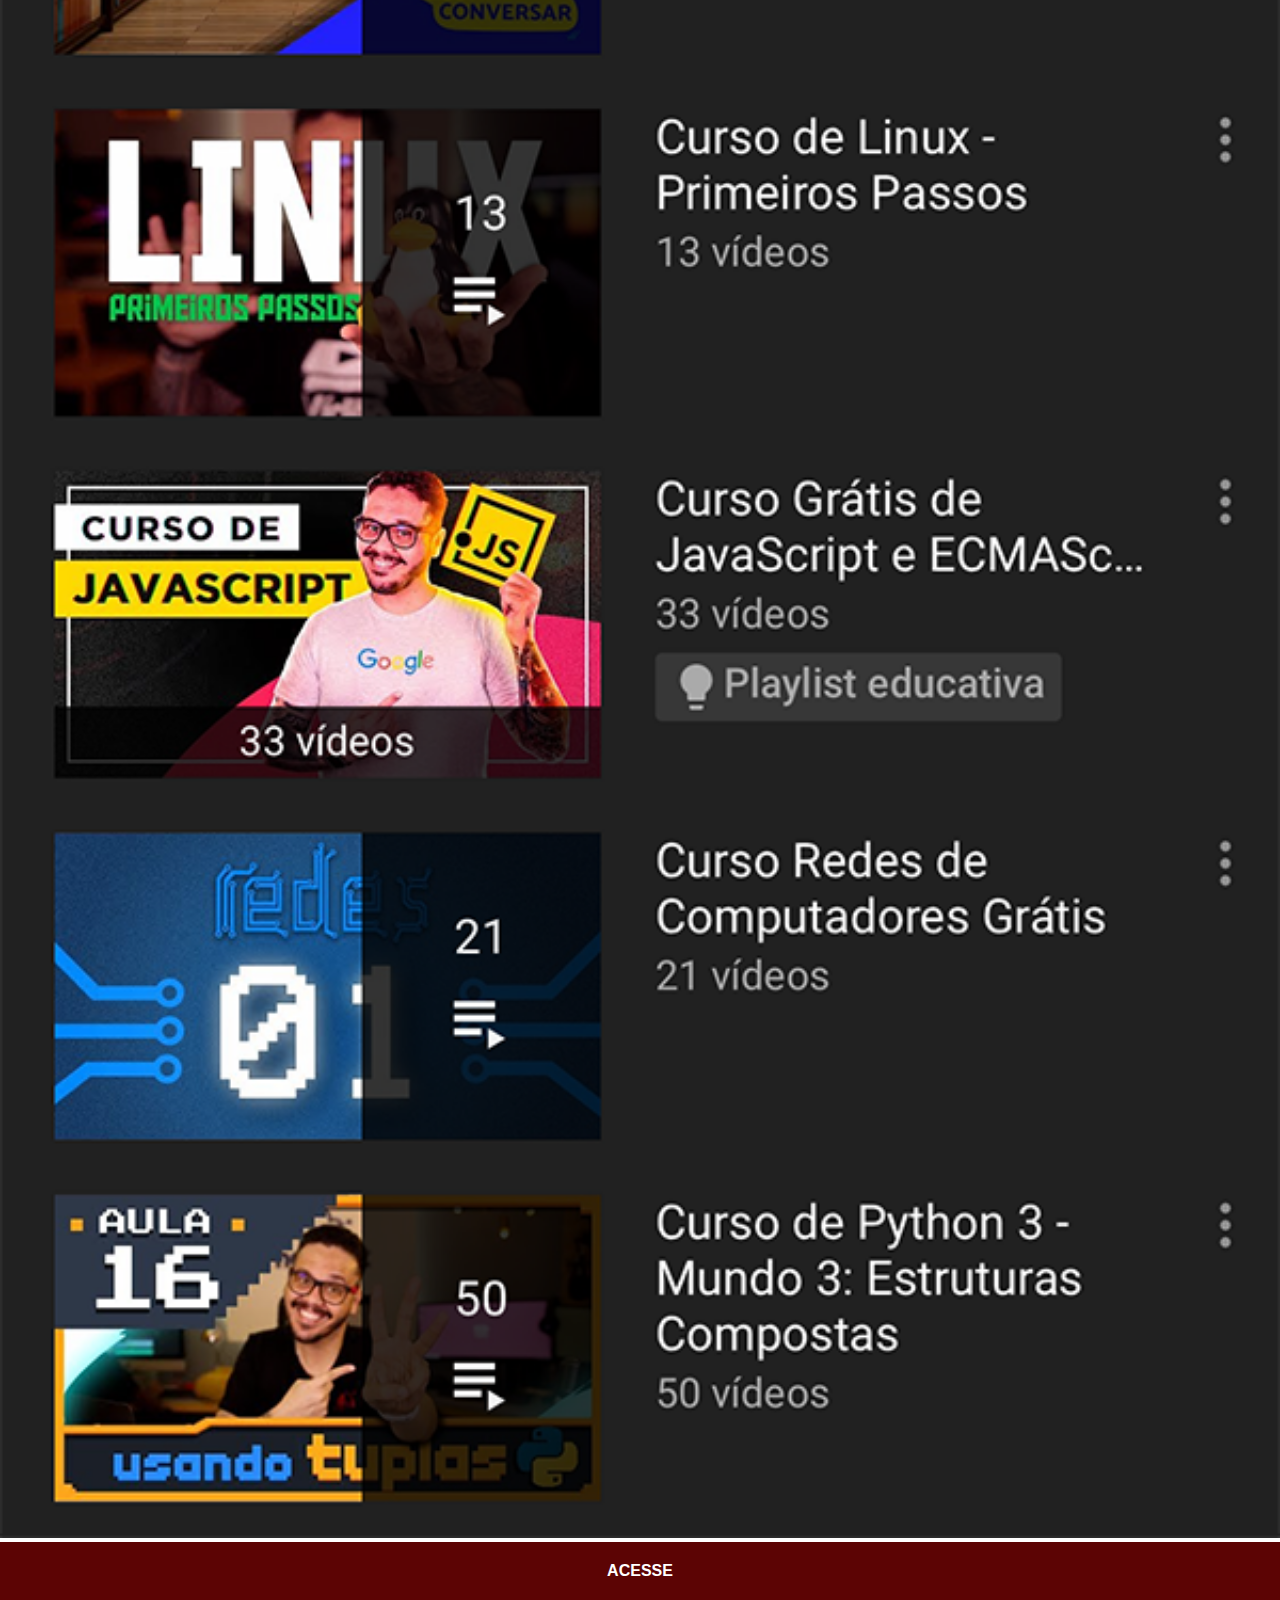
<file: youtube.html>
<!DOCTYPE html>
<html lang="pt-br">
<head>
    <meta charset="UTF-8">
    <meta http-equiv="X-UA-Compatible" content="IE=edge">
    <meta name="viewport" content="width=device-width, initial-scale=1.0">
    <title>YouTube</title>
    <link rel="stylesheet" href="estilos/social.css">
</head>
<body>
    <img src="imagens/tela-youtube.png" alt="YouTube">
    <a href="https://www.youtube.com/watch?v=ar5UB2MxraE&list=PLHz_AreHm4dkcVCk2Bn_fdVQ81Fkrh6WT&index=15" target="_blank" id="youtube">ACESSE</a>
</body>
</html>
</file>
<file: estilos/style.css>
@charset "UTF-8";

* {
    margin: 0;
    padding: 0;
    font-family: Arial, Helvetica, sans-serif;
}

html, body {
    height: 100vh; /*altura total do navegador*/
    width: 100vw; /*largura total do navegador*/
    background-color: black;
}

body {
    background: url('../imagens/fundo-madeira.jpg') no-repeat top center;
    background-size: cover;
    background-attachment: fixed;
}

main {
    position: relative;
    height: 100vh;
}

section#telefone {
    position: absolute;
    top: 50%;
    left: 50%;
    transform: translate(-50%, -50%);
    /*as linhas de cima definem que o celular fique centralizado*/
    height: 627px;
    width: 311px;
    background: url('../imagens/frame-iphone.png') no-repeat;
}

iframe#tela {
    position: relative;
    top: 80px;
    left: 22px;
    width: 267px;
    height: 471px;
}

section#redes-sociais {
    text-align: right;
}

section#redes-sociais img {
    width: 50px;
    margin: 10px;
    border-radius: 50%;
    box-shadow: 2px 2px 5px rgba(0, 0, 0, 0.562);
    box-sizing: border-box;
}

section#redes-sociais img:hover {
    border: 1px solid rgba(255, 255, 255, 0.603);
    transform: translate(-3px, -3px);
    box-shadow: 5px 5px 10px rgba(0, 0, 0, 0.507);
    transition: transform .3s;
}
</file>
<file: estilos/social.css>
@charset "UTF-8";

* {
    margin: 0;
    padding: 0;
    font-family: Arial, Helvetica, sans-serif;
}

::-webkit-scrollbar {
    width: 0px;
    height: 0px;
}

img {
    width: 100vw;
}

a {
    display: block;
    color: white;
    padding: 20px;
    text-align: center;
    font-weight: bolder;
    text-decoration: none;
}

a#youtube {
    background-color: #5c0404;
}

a#youtube:hover {
    background-color: #5f1616;
}

a#github {
    background-color: #2f9d48;
}

a#github:hover {
    background-color: #539b64;
}

a#instagram{
    background-color: #9337a6;
}

a#instagram:hover {
    background-color: #935c9e;
}

a#twitter {
    background-color: #5cace4;
}

a#twitter:hover {
    background-color: #96c3e2;
}

a#linkedin {
    background-color: #047cbc;
}

a#linkedin:hover {
    background-color: #4f90b3;
}
</file>
